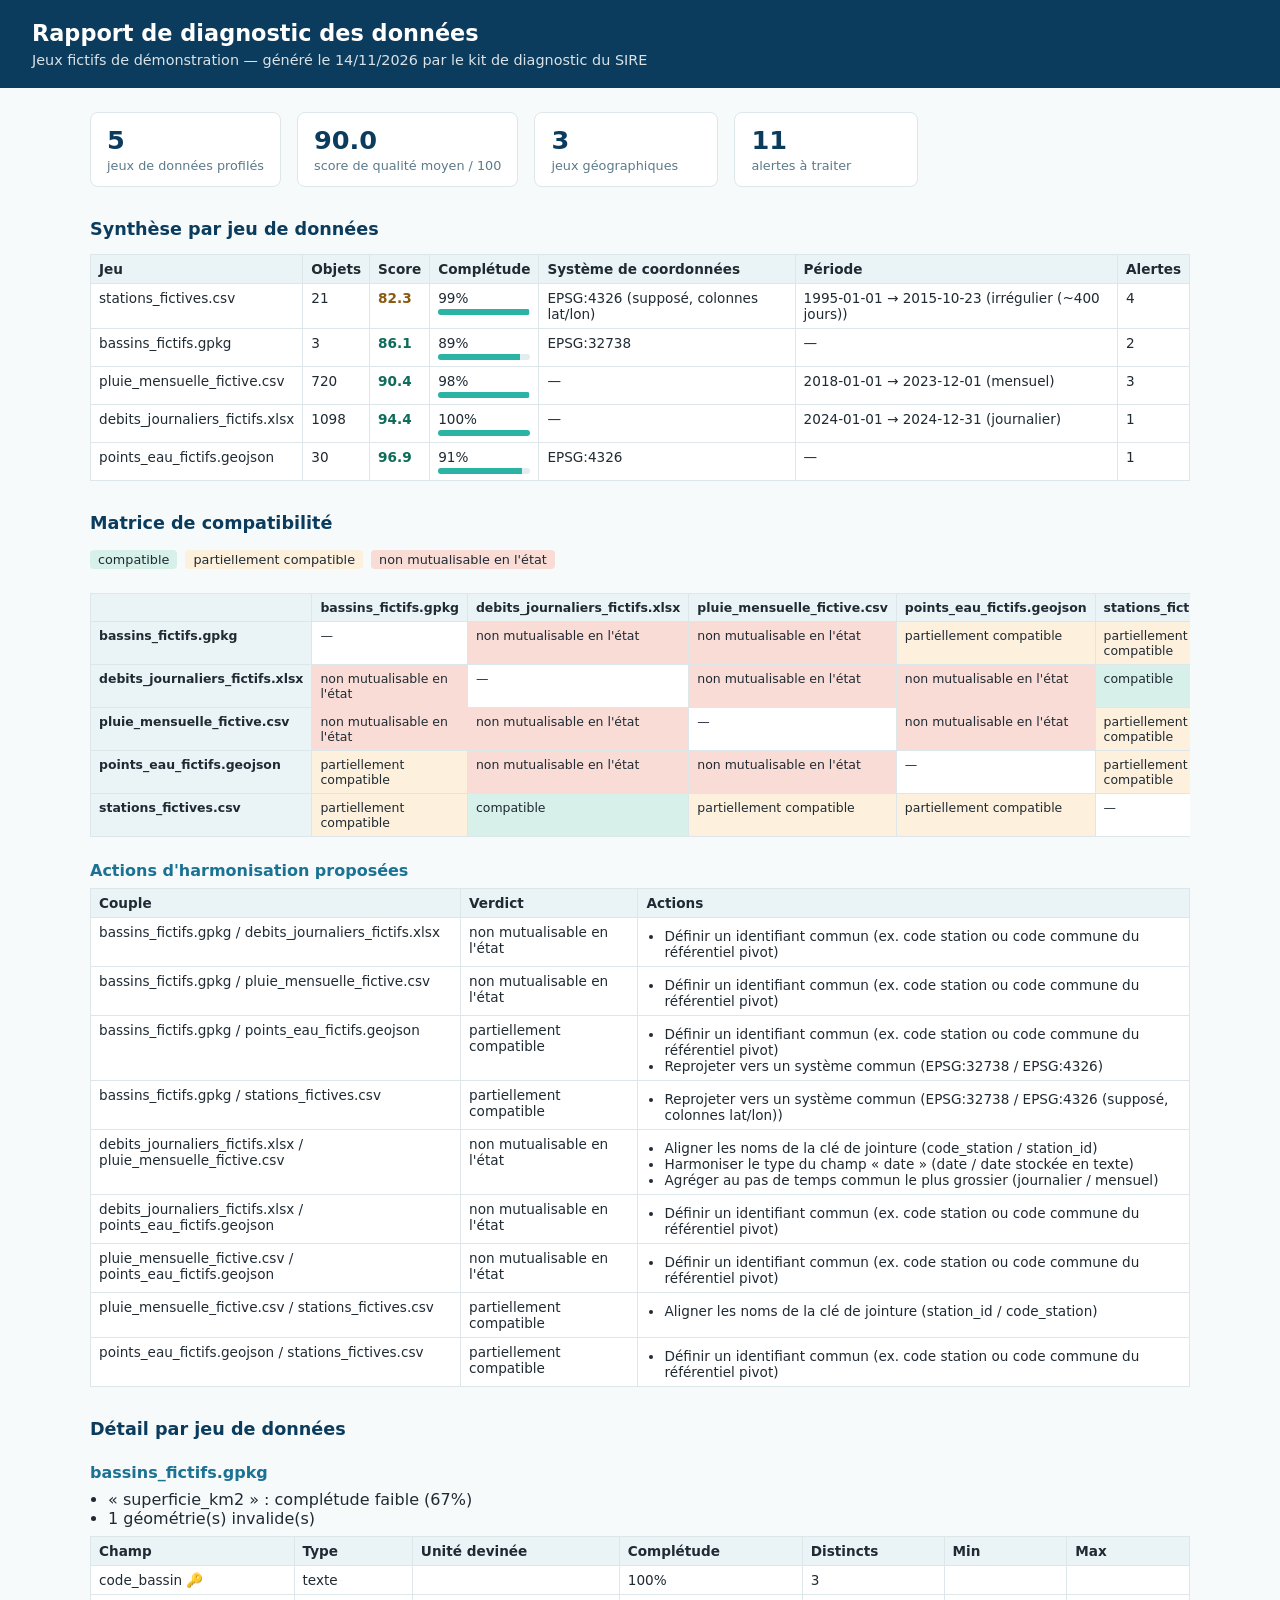
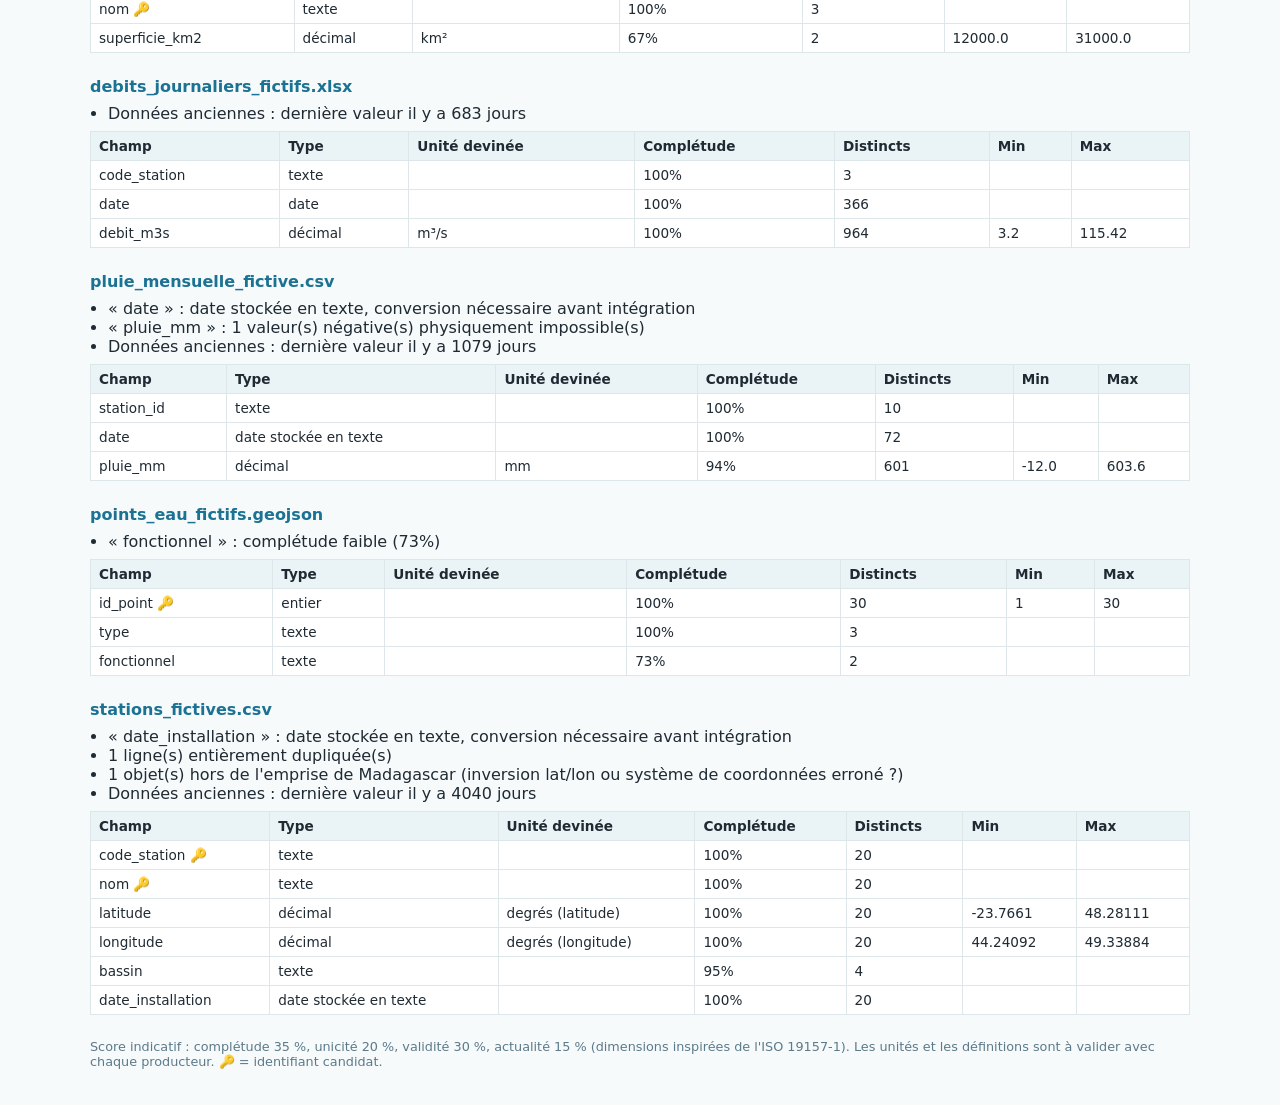
<file: poc2-diagnostic/exemples/rapports/rapport_diagnostic.html>
<!DOCTYPE html><html lang='fr'><head><meta charset='utf-8'><meta name='viewport' content='width=device-width,initial-scale=1'><title>Rapport de diagnostic des données</title><style>
body{font-family:system-ui,-apple-system,'Segoe UI',Roboto,sans-serif;color:#1F2A33;margin:0;background:#f6fafb}
header{background:#0B3C5D;color:#fff;padding:20px 32px}header h1{margin:0;font-size:1.4rem}
header p{margin:6px 0 0;opacity:.85;font-size:.9rem}main{max-width:1100px;margin:0 auto;padding:24px 32px}
h2{color:#0B3C5D;font-size:1.1rem;margin-top:32px}h3{color:#1C7293;font-size:1rem;margin:24px 0 8px}
.kpis{display:flex;gap:16px;flex-wrap:wrap}.kpi{background:#fff;border:1px solid #dde7ea;border-radius:8px;padding:12px 16px;min-width:150px}
.kpi b{display:block;font-size:1.6rem;color:#0B3C5D}.kpi span{font-size:.8rem;color:#5C7A8A}
table{border-collapse:collapse;width:100%;background:#fff;font-size:.85rem;margin-top:8px}
th,td{border:1px solid #dde7ea;padding:6px 8px;text-align:left;vertical-align:top}th{background:#EAF4F6}
.score{font-weight:600}.bon{color:#0f6b5a}.moyen{color:#8a5a10}.faible{color:#a33a24}
.bar{height:6px;background:#e3ecef;border-radius:3px;overflow:hidden;margin-top:3px}.bar i{display:block;height:100%;background:#2BB3A3}
ul.alertes{margin:4px 0 0;padding-left:18px}.note{font-size:.8rem;color:#5C7A8A;margin-top:24px}
.defil{overflow-x:auto}.matrice th,.matrice td{font-size:.78rem}
.legende span{display:inline-block;padding:2px 8px;border-radius:4px;margin-right:8px;font-size:.8rem}
</style></head><body><header><h1>Rapport de diagnostic des données</h1><p>Jeux fictifs de démonstration — généré le 14/11/2026 par le kit de diagnostic du SIRE</p></header><main><div class='kpis'><div class='kpi'><b>5</b><span>jeux de données profilés</span></div><div class='kpi'><b>90.0</b><span>score de qualité moyen / 100</span></div><div class='kpi'><b>3</b><span>jeux géographiques</span></div><div class='kpi'><b>11</b><span>alertes à traiter</span></div></div><h2>Synthèse par jeu de données</h2><table><tr><th>Jeu</th><th>Objets</th><th>Score</th><th>Complétude</th><th>Système de coordonnées</th><th>Période</th><th>Alertes</th></tr><tr><td>stations_fictives.csv</td><td>21</td><td class='score moyen'>82.3</td><td>99%<div class='bar'><i style='width:99%'></i></div></td><td>EPSG:4326 (supposé, colonnes lat/lon)</td><td>1995-01-01 → 2015-10-23 (irrégulier (~400 jours))</td><td>4</td></tr><tr><td>bassins_fictifs.gpkg</td><td>3</td><td class='score bon'>86.1</td><td>89%<div class='bar'><i style='width:89%'></i></div></td><td>EPSG:32738</td><td>—</td><td>2</td></tr><tr><td>pluie_mensuelle_fictive.csv</td><td>720</td><td class='score bon'>90.4</td><td>98%<div class='bar'><i style='width:98%'></i></div></td><td>—</td><td>2018-01-01 → 2023-12-01 (mensuel)</td><td>3</td></tr><tr><td>debits_journaliers_fictifs.xlsx</td><td>1098</td><td class='score bon'>94.4</td><td>100%<div class='bar'><i style='width:100%'></i></div></td><td>—</td><td>2024-01-01 → 2024-12-31 (journalier)</td><td>1</td></tr><tr><td>points_eau_fictifs.geojson</td><td>30</td><td class='score bon'>96.9</td><td>91%<div class='bar'><i style='width:91%'></i></div></td><td>EPSG:4326</td><td>—</td><td>1</td></tr></table><h2>Matrice de compatibilité</h2><p class='legende'><span style='background:#d7f0ea'>compatible</span><span style='background:#fdf0dc'>partiellement compatible</span><span style='background:#f9dcd6'>non mutualisable en l&#x27;état</span></p><div class='defil'><table class='matrice'><tr><th></th><th>bassins_fictifs.gpkg</th><th>debits_journaliers_fictifs.xlsx</th><th>pluie_mensuelle_fictive.csv</th><th>points_eau_fictifs.geojson</th><th>stations_fictives.csv</th></tr><tr><th>bassins_fictifs.gpkg</th><td style='background:#fff'>—</td><td style='background:#f9dcd6'>non mutualisable en l&#x27;état</td><td style='background:#f9dcd6'>non mutualisable en l&#x27;état</td><td style='background:#fdf0dc'>partiellement compatible</td><td style='background:#fdf0dc'>partiellement compatible</td></tr><tr><th>debits_journaliers_fictifs.xlsx</th><td style='background:#f9dcd6'>non mutualisable en l&#x27;état</td><td style='background:#fff'>—</td><td style='background:#f9dcd6'>non mutualisable en l&#x27;état</td><td style='background:#f9dcd6'>non mutualisable en l&#x27;état</td><td style='background:#d7f0ea'>compatible</td></tr><tr><th>pluie_mensuelle_fictive.csv</th><td style='background:#f9dcd6'>non mutualisable en l&#x27;état</td><td style='background:#f9dcd6'>non mutualisable en l&#x27;état</td><td style='background:#fff'>—</td><td style='background:#f9dcd6'>non mutualisable en l&#x27;état</td><td style='background:#fdf0dc'>partiellement compatible</td></tr><tr><th>points_eau_fictifs.geojson</th><td style='background:#fdf0dc'>partiellement compatible</td><td style='background:#f9dcd6'>non mutualisable en l&#x27;état</td><td style='background:#f9dcd6'>non mutualisable en l&#x27;état</td><td style='background:#fff'>—</td><td style='background:#fdf0dc'>partiellement compatible</td></tr><tr><th>stations_fictives.csv</th><td style='background:#fdf0dc'>partiellement compatible</td><td style='background:#d7f0ea'>compatible</td><td style='background:#fdf0dc'>partiellement compatible</td><td style='background:#fdf0dc'>partiellement compatible</td><td style='background:#fff'>—</td></tr></table></div><h3>Actions d'harmonisation proposées</h3><table><tr><th>Couple</th><th>Verdict</th><th>Actions</th></tr><tr><td>bassins_fictifs.gpkg / debits_journaliers_fictifs.xlsx</td><td>non mutualisable en l&#x27;état</td><td><ul class='alertes'><li>Définir un identifiant commun (ex. code station ou code commune du référentiel pivot)</li></ul></td></tr><tr><td>bassins_fictifs.gpkg / pluie_mensuelle_fictive.csv</td><td>non mutualisable en l&#x27;état</td><td><ul class='alertes'><li>Définir un identifiant commun (ex. code station ou code commune du référentiel pivot)</li></ul></td></tr><tr><td>bassins_fictifs.gpkg / points_eau_fictifs.geojson</td><td>partiellement compatible</td><td><ul class='alertes'><li>Définir un identifiant commun (ex. code station ou code commune du référentiel pivot)</li><li>Reprojeter vers un système commun (EPSG:32738 / EPSG:4326)</li></ul></td></tr><tr><td>bassins_fictifs.gpkg / stations_fictives.csv</td><td>partiellement compatible</td><td><ul class='alertes'><li>Reprojeter vers un système commun (EPSG:32738 / EPSG:4326 (supposé, colonnes lat/lon))</li></ul></td></tr><tr><td>debits_journaliers_fictifs.xlsx / pluie_mensuelle_fictive.csv</td><td>non mutualisable en l&#x27;état</td><td><ul class='alertes'><li>Aligner les noms de la clé de jointure (code_station / station_id)</li><li>Harmoniser le type du champ « date » (date / date stockée en texte)</li><li>Agréger au pas de temps commun le plus grossier (journalier / mensuel)</li></ul></td></tr><tr><td>debits_journaliers_fictifs.xlsx / points_eau_fictifs.geojson</td><td>non mutualisable en l&#x27;état</td><td><ul class='alertes'><li>Définir un identifiant commun (ex. code station ou code commune du référentiel pivot)</li></ul></td></tr><tr><td>pluie_mensuelle_fictive.csv / points_eau_fictifs.geojson</td><td>non mutualisable en l&#x27;état</td><td><ul class='alertes'><li>Définir un identifiant commun (ex. code station ou code commune du référentiel pivot)</li></ul></td></tr><tr><td>pluie_mensuelle_fictive.csv / stations_fictives.csv</td><td>partiellement compatible</td><td><ul class='alertes'><li>Aligner les noms de la clé de jointure (station_id / code_station)</li></ul></td></tr><tr><td>points_eau_fictifs.geojson / stations_fictives.csv</td><td>partiellement compatible</td><td><ul class='alertes'><li>Définir un identifiant commun (ex. code station ou code commune du référentiel pivot)</li></ul></td></tr></table><h2>Détail par jeu de données</h2><h3>bassins_fictifs.gpkg</h3><ul class='alertes'><li>« superficie_km2 » : complétude faible (67%)</li><li>1 géométrie(s) invalide(s)</li></ul><table><tr><th>Champ</th><th>Type</th><th>Unité devinée</th><th>Complétude</th><th>Distincts</th><th>Min</th><th>Max</th></tr><tr><td>code_bassin 🔑</td><td>texte</td><td></td><td>100%</td><td>3</td><td></td><td></td></tr><tr><td>nom 🔑</td><td>texte</td><td></td><td>100%</td><td>3</td><td></td><td></td></tr><tr><td>superficie_km2</td><td>décimal</td><td>km²</td><td>67%</td><td>2</td><td>12000.0</td><td>31000.0</td></tr></table><h3>debits_journaliers_fictifs.xlsx</h3><ul class='alertes'><li>Données anciennes : dernière valeur il y a 683 jours</li></ul><table><tr><th>Champ</th><th>Type</th><th>Unité devinée</th><th>Complétude</th><th>Distincts</th><th>Min</th><th>Max</th></tr><tr><td>code_station</td><td>texte</td><td></td><td>100%</td><td>3</td><td></td><td></td></tr><tr><td>date</td><td>date</td><td></td><td>100%</td><td>366</td><td></td><td></td></tr><tr><td>debit_m3s</td><td>décimal</td><td>m³/s</td><td>100%</td><td>964</td><td>3.2</td><td>115.42</td></tr></table><h3>pluie_mensuelle_fictive.csv</h3><ul class='alertes'><li>« date » : date stockée en texte, conversion nécessaire avant intégration</li><li>« pluie_mm » : 1 valeur(s) négative(s) physiquement impossible(s)</li><li>Données anciennes : dernière valeur il y a 1079 jours</li></ul><table><tr><th>Champ</th><th>Type</th><th>Unité devinée</th><th>Complétude</th><th>Distincts</th><th>Min</th><th>Max</th></tr><tr><td>station_id</td><td>texte</td><td></td><td>100%</td><td>10</td><td></td><td></td></tr><tr><td>date</td><td>date stockée en texte</td><td></td><td>100%</td><td>72</td><td></td><td></td></tr><tr><td>pluie_mm</td><td>décimal</td><td>mm</td><td>94%</td><td>601</td><td>-12.0</td><td>603.6</td></tr></table><h3>points_eau_fictifs.geojson</h3><ul class='alertes'><li>« fonctionnel » : complétude faible (73%)</li></ul><table><tr><th>Champ</th><th>Type</th><th>Unité devinée</th><th>Complétude</th><th>Distincts</th><th>Min</th><th>Max</th></tr><tr><td>id_point 🔑</td><td>entier</td><td></td><td>100%</td><td>30</td><td>1</td><td>30</td></tr><tr><td>type</td><td>texte</td><td></td><td>100%</td><td>3</td><td></td><td></td></tr><tr><td>fonctionnel</td><td>texte</td><td></td><td>73%</td><td>2</td><td></td><td></td></tr></table><h3>stations_fictives.csv</h3><ul class='alertes'><li>« date_installation » : date stockée en texte, conversion nécessaire avant intégration</li><li>1 ligne(s) entièrement dupliquée(s)</li><li>1 objet(s) hors de l&#x27;emprise de Madagascar (inversion lat/lon ou système de coordonnées erroné ?)</li><li>Données anciennes : dernière valeur il y a 4040 jours</li></ul><table><tr><th>Champ</th><th>Type</th><th>Unité devinée</th><th>Complétude</th><th>Distincts</th><th>Min</th><th>Max</th></tr><tr><td>code_station 🔑</td><td>texte</td><td></td><td>100%</td><td>20</td><td></td><td></td></tr><tr><td>nom 🔑</td><td>texte</td><td></td><td>100%</td><td>20</td><td></td><td></td></tr><tr><td>latitude</td><td>décimal</td><td>degrés (latitude)</td><td>100%</td><td>20</td><td>-23.7661</td><td>48.28111</td></tr><tr><td>longitude</td><td>décimal</td><td>degrés (longitude)</td><td>100%</td><td>20</td><td>44.24092</td><td>49.33884</td></tr><tr><td>bassin</td><td>texte</td><td></td><td>95%</td><td>4</td><td></td><td></td></tr><tr><td>date_installation</td><td>date stockée en texte</td><td></td><td>100%</td><td>20</td><td></td><td></td></tr></table><p class='note'>Score indicatif : complétude 35 %, unicité 20 %, validité 30 %, actualité 15 % (dimensions inspirées de l'ISO 19157-1). Les unités et les définitions sont à valider avec chaque producteur. 🔑 = identifiant candidat.</p></main></body></html>
</file>
